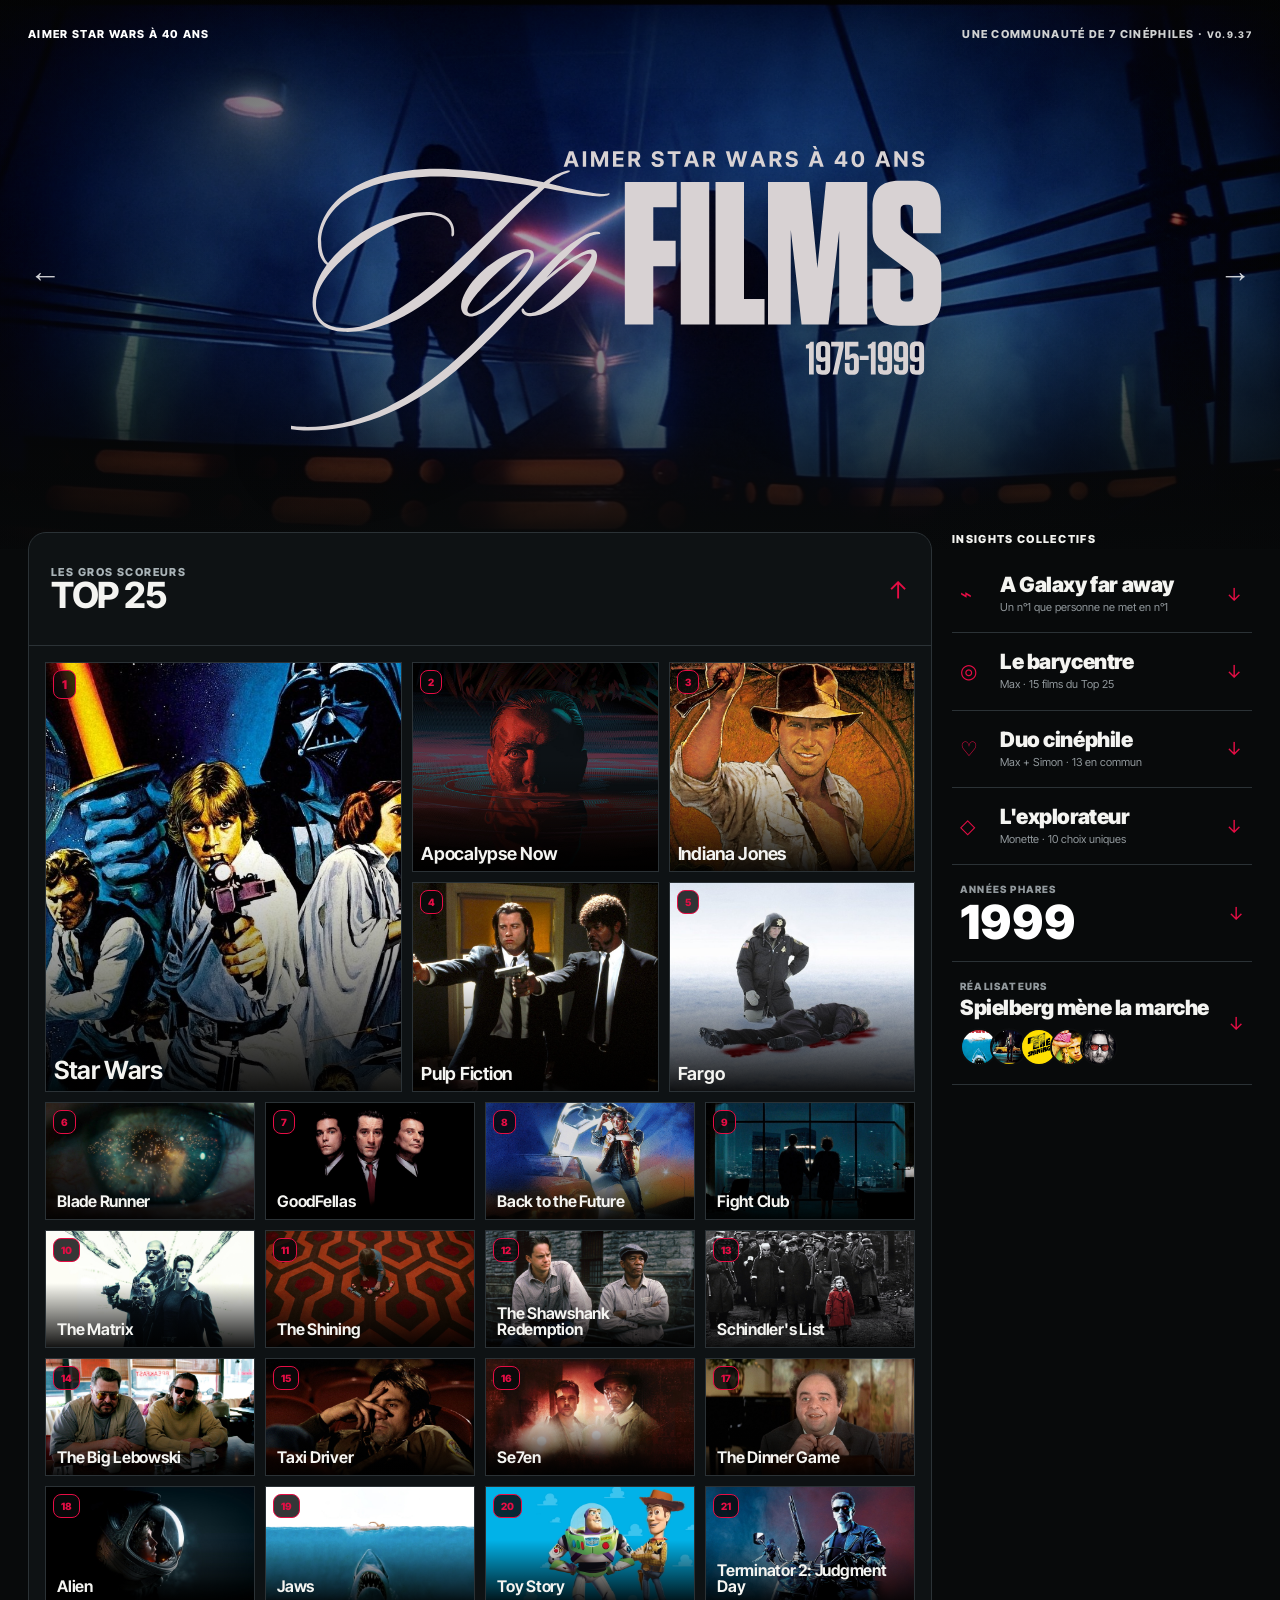
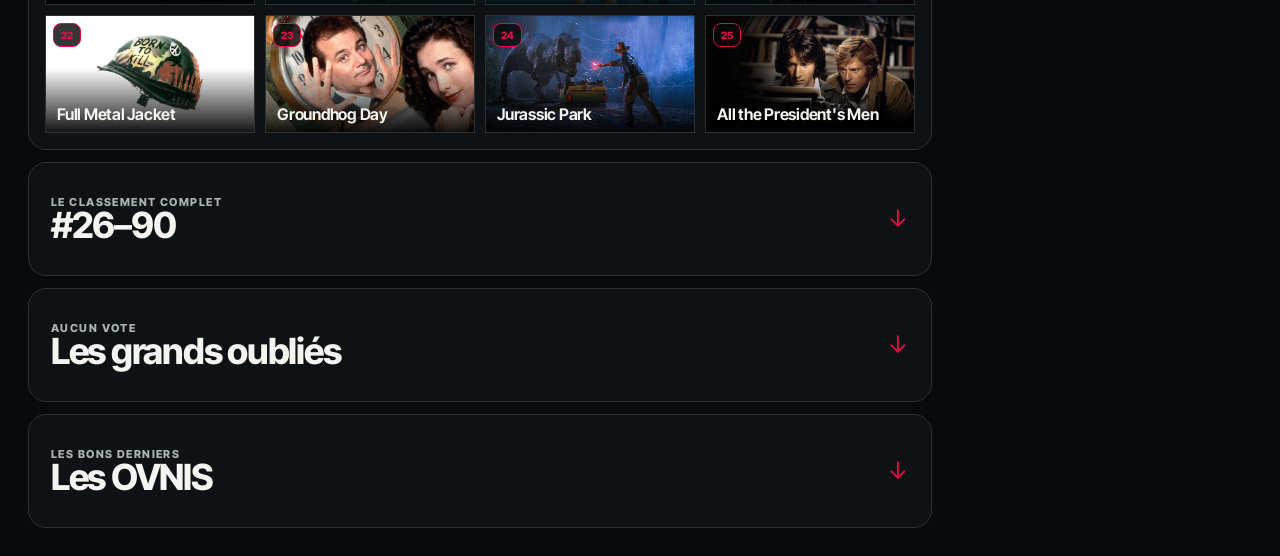
<file: 1975-1999/index.html>
<!doctype html>
<html lang="fr">
<head>
<meta charset="utf-8">
<meta name="viewport" content="width=device-width,initial-scale=1,viewport-fit=cover">
<title>Top films 1975–1999 · Aimer Star Wars à 40 ans</title>
<link rel="icon" href="../favicon.svg" type="image/svg+xml">
<link rel="preload" href="../assets/cinema-hero-1975-1999.jpg" as="image">
<link rel="preload" href="../assets/inter-tight-latin.woff2" as="font" type="font/woff2" crossorigin>
<style>
@font-face{font-family:InterTight;src:url('../assets/inter-tight-latin.woff2') format('woff2');font-weight:100 900;font-style:normal;font-display:swap}
:root{--bg:#080a0b;--panel:#0e1214;--line:#2b3236;--txt:#f4f4f1;--mut:#92999d;--red:#e60d45}
*{box-sizing:border-box}
html{background:var(--bg)}
body{margin:0;background:var(--bg);color:var(--txt);font-family:InterTight,Inter,Arial,sans-serif;overflow-x:hidden}
button,a{font:inherit}

/* HERO 1975–1999 */
.hero{height:min(61vh,650px);min-height:480px;position:relative;overflow:hidden;isolation:isolate;background:#090a0b;touch-action:pan-y;will-change:transform}
.hero-bg{position:absolute;top:-4%;left:-4%;width:108%;height:108%;object-fit:cover;object-position:center 46%;filter:saturate(.82) contrast(1.07) brightness(.76);transform:scale(.94);z-index:-3;pointer-events:none}
.hero:before{content:"";position:absolute;inset:0;z-index:-2;background:linear-gradient(90deg,rgba(5,6,7,.46),transparent 35%,transparent 65%,rgba(5,6,7,.46)),linear-gradient(180deg,rgba(5,6,7,.46),transparent 34%,rgba(8,10,11,.12) 55%,#080a0b 100%)}
.hero-nav{max-width:1450px;margin:auto;padding:27px 28px;display:flex;justify-content:space-between;gap:24px;color:#fff;font-size:11px;font-weight:800;letter-spacing:.12em;text-transform:uppercase;position:relative;z-index:4}
.hero-nav span:last-child{color:#d0d2d2}
.hero-title{position:absolute;inset:17% 28px 8%;display:grid;place-items:center;pointer-events:none;z-index:2}
.hero-title h1{margin:0;text-align:center;font-weight:900;letter-spacing:-.055em;line-height:.78;text-transform:uppercase;text-shadow:0 12px 34px rgba(0,0,0,.55)}
.hero-title-line{display:block;font-size:clamp(46px,7.3vw,104px)}
.hero-title em{display:block;color:var(--red);font-style:normal;font-size:clamp(62px,10.5vw,150px);letter-spacing:-.07em}
.hero-top-three{display:flex;justify-content:center;gap:0;margin:20px auto 0;height:58px}
.hero-medallion{width:54px;height:54px;border-radius:50%;overflow:hidden;border:2px solid rgba(255,255,255,.9);margin-left:-9px;box-shadow:0 8px 22px rgba(0,0,0,.45)}
.hero-medallion:first-child{margin-left:0}.hero-medallion img{width:100%;height:100%;object-fit:cover}
.era-nav{position:absolute;inset:0;z-index:12;pointer-events:none}
.era-arrow{position:absolute;top:50%;transform:translateY(-50%);width:58px;height:82px;display:grid;place-items:center;text-decoration:none;color:rgba(255,255,255,.78);pointer-events:auto;font-size:32px;font-weight:300}
.era-arrow.left{left:16px}.era-arrow.right{right:16px}
.era-arrow:after{content:attr(data-tip);position:absolute;top:50%;padding:8px 10px;background:rgba(8,10,11,.94);border:1px solid rgba(255,255,255,.13);font-size:11px;font-weight:750;white-space:nowrap;opacity:0;visibility:hidden;transform:translateY(-50%);transition:opacity .16s ease .7s,visibility 0s linear .86s}
.era-arrow.left:after{left:calc(100% + 7px)}.era-arrow.right:after{right:calc(100% + 7px)}
.era-arrow:hover{color:#fff}.era-arrow:hover:after,.era-arrow:focus-visible:after{opacity:1;visibility:visible;transition-delay:.7s}
.hero.is-era-dragging{transition:none!important}.hero.is-era-settling{transition:transform .22s cubic-bezier(.2,.75,.25,1)!important}

.shell{max-width:1450px;margin:-54px auto 0;padding:28px;position:relative;z-index:2}
.layout{display:grid;grid-template-columns:minmax(0,1fr) 300px;gap:22px;align-items:start}
.stack{display:grid;gap:12px}
.section{position:relative;border:1px solid var(--line);border-radius:18px;background:var(--panel);overflow:hidden}
.section-head{width:100%;min-height:106px;border:0;background:transparent;color:inherit;padding:23px;display:flex;justify-content:space-between;align-items:center;text-align:left;cursor:pointer}
.section-head small{display:block;color:var(--mut);font-size:10px;font-weight:800;letter-spacing:.12em;text-transform:uppercase;margin-bottom:7px}
.section-head strong{font-size:36px;line-height:.95;letter-spacing:-.035em}.section-head i{font-style:normal;color:var(--red);font-size:23px;transition:transform .25s}.section.open .section-head i{transform:rotate(180deg)}
.section-body{display:none;border-top:1px solid var(--line);padding:16px}.section.open .section-body{display:block}

/* Match 2000–2024 Top 25 card language */
.top5{display:grid;grid-template-columns:1.45fr 1fr 1fr;grid-auto-rows:210px;gap:10px;margin-bottom:10px}
.top5 .tile{aspect-ratio:auto;min-height:0}.top5 .tile:first-child{grid-row:span 2}.top5 .tile:nth-child(n+2){min-height:210px}
.grid{display:grid;grid-template-columns:repeat(5,minmax(0,1fr));gap:9px}.grid.compact{grid-template-columns:repeat(9,minmax(0,1fr))}
.tile{position:relative;border:1px solid var(--line);border-radius:12px;background:#151a1d;aspect-ratio:2/3;overflow:hidden;padding:0;color:inherit;cursor:pointer;text-align:left}
.tile img{width:100%;height:100%;object-fit:cover;display:block;transition:transform .22s ease}.tile:after{content:"";position:absolute;inset:45% 0 0;background:linear-gradient(transparent,rgba(0,0,0,.92))}
.rank{position:absolute;z-index:2;top:7px;left:7px;border:1px solid var(--red);border-radius:8px;color:var(--red);background:rgba(8,10,11,.82);padding:5px 7px;font-size:10px;font-weight:850}
.name{position:absolute;z-index:2;left:8px;right:8px;bottom:8px;font-weight:650;font-size:15px;line-height:1;letter-spacing:-.015em}.top5 .name{font-size:18px}.top5 .tile:first-child .name{font-size:25px}.top5 .tile:first-child .rank{font-size:12px;padding:6px 8px}
.hover{position:absolute;z-index:3;inset:0;padding:10px;display:flex;flex-direction:column;justify-content:flex-end;background:linear-gradient(transparent,rgba(0,0,0,.96));opacity:0;transition:.16s;font-size:10px}.tile:hover .hover{opacity:1}.hover b{color:var(--red)}

.sidebar{position:sticky;top:18px}.sidebar-title{font-size:11px;font-weight:850;letter-spacing:.12em;text-transform:uppercase;margin:0 0 10px}.insight,.year-card,.directors{border-bottom:1px solid var(--line)}
.side-toggle{width:100%;border:0;background:transparent;color:inherit;padding:18px 8px;display:grid;grid-template-columns:30px minmax(0,1fr) 18px;gap:10px;align-items:center;text-align:left;cursor:pointer;transition:background .18s,box-shadow .18s}.side-toggle:hover,.side-toggle:focus-visible{background:rgba(230,13,69,.08);box-shadow:inset 2px 0 0 var(--red)}
.side-icon{color:var(--red);font-size:20px}.side-title{display:block;font-size:21px;line-height:1;font-weight:900;letter-spacing:-.02em}.side-sub{display:block;color:var(--mut);font-size:11px;margin-top:5px;line-height:1.3}.side-arrow{color:var(--red);font-size:18px}.side-detail{display:none;padding:0 8px 18px 48px}.insight.open .side-detail,.year-card.open .side-detail,.directors.open .side-detail{display:block}
.side-detail ul{list-style:none;padding:0;margin:0;display:grid;gap:12px}.side-detail li{position:relative;color:#c7cccf;font-size:12px;line-height:1.45;padding-left:14px}.side-detail li:before{content:"";position:absolute;left:0;top:.58em;width:5px;height:5px;border-radius:50%;background:var(--red)}
.year-card .side-toggle,.directors .side-toggle{grid-template-columns:1fr auto}.kicker{display:block;color:var(--mut);font-size:10px;font-weight:850;letter-spacing:.12em;text-transform:uppercase}.year{display:block;color:#fff;font-size:47px;font-weight:950;line-height:.9;margin-top:6px}.chart{height:90px;display:flex;align-items:flex-end;gap:3px;margin:12px 0 16px}.bar{flex:1;min-width:2px;height:calc(var(--v)*10%);background:#3a4348;transition:.18s;position:relative}.bar:hover,.bar.hot{background:var(--red)}.bar:after{content:attr(data-y);position:absolute;bottom:calc(100% + 6px);left:50%;transform:translateX(-50%);font-size:9px;color:#fff;opacity:0}.bar:hover:after{opacity:1}.year-links{display:grid;grid-template-columns:1fr 1fr;gap:6px}.year-links span{border:1px solid var(--line);padding:8px;font-size:10px;color:#b9c0c3}.faces{display:flex;align-items:center;margin-top:10px}.face{width:38px;height:38px;border-radius:50%;overflow:hidden;border:2px solid #0b0d0e;margin-left:-8px}.face:first-child{margin-left:0}.face img{width:100%;height:100%;object-fit:cover}.director-list{display:grid;gap:13px;color:#c7cccf;font-size:11px}.director-list b{display:block;color:#fff;font-size:13px;margin-bottom:3px}
.ghosts{display:grid;grid-template-columns:repeat(5,1fr);gap:9px}.ghost{position:relative;border:1px solid var(--line);border-radius:12px;aspect-ratio:2/3;overflow:hidden;padding:0;background:#101416;color:#fff;cursor:pointer}.ghost img{width:100%;height:100%;object-fit:cover}.ghost span{position:absolute;left:0;right:0;bottom:0;padding:45px 11px 11px;background:linear-gradient(transparent,rgba(0,0,0,.93));font-weight:850;text-align:left}

.modalbg{position:fixed;inset:0;z-index:50;background:rgba(0,0,0,.78);display:none;align-items:center;justify-content:center;padding:20px}.modalbg.open{display:flex}.modal{position:relative;width:min(760px,100%);max-height:86vh;overflow:auto;border:1px solid #3a454b;border-radius:14px;background:#111517;padding:20px;touch-action:pan-y;will-change:transform,opacity}.modal.is-dragging{transition:none!important}.modal-layout{display:grid;grid-template-columns:120px 1fr;gap:18px}.modal-thumb{aspect-ratio:2/3;overflow:hidden;border-radius:8px}.modal-thumb img{width:100%;height:100%;object-fit:cover}.modal h2{font-size:38px;line-height:.93;margin:7px 0 10px}.modal-rank{color:var(--red);font-size:11px;font-weight:850;text-transform:uppercase;letter-spacing:.08em}.stats{display:flex;gap:12px;flex-wrap:wrap;color:#c4c9cc;font-size:12px}.close{position:absolute;right:12px;top:10px;border:0;background:none;color:#fff;font-size:25px;cursor:pointer;z-index:4}.modal-nav{position:fixed;top:50%;transform:translateY(-50%);border:0;background:rgba(12,15,17,.8);color:#fff;width:46px;height:64px;font-size:26px;cursor:pointer}.modal-prev{left:16px}.modal-next{right:16px}
@view-transition{navigation:auto}
::view-transition-old(root){animation:180ms ease both oldpage}::view-transition-new(root){animation:240ms cubic-bezier(.16,1,.3,1) both newpage}@keyframes oldpage{to{opacity:.82;transform:translateX(-2%)}}@keyframes newpage{from{opacity:.82;transform:translateX(2%)}}

@media(max-width:1000px){.layout{grid-template-columns:1fr}.sidebar{position:relative;top:auto}.hero-bg{top:-3%;left:-3%;width:106%;height:106%;transform:scale(.95)}}
@media(max-width:700px){.hero{min-height:520px;height:66vh}.hero-nav{padding:20px 16px;font-size:9px}.hero-title{inset:17% 14px 8%}.hero-title-line{font-size:clamp(42px,12vw,68px)}.hero-title em{font-size:clamp(56px,17vw,98px)}.hero-top-three{margin-top:14px;height:49px}.hero-medallion{width:46px;height:46px}.era-arrow{width:44px}.era-arrow.left{left:5px}.era-arrow.right{right:5px}.era-arrow:after{display:none}.shell{padding:14px;margin-top:-45px}.top5{grid-template-columns:1fr 1fr;grid-auto-rows:180px}.top5 .tile:first-child{grid-column:1/-1;grid-row:span 2;min-height:360px}.top5 .tile:nth-child(n+2){min-height:180px}.grid{grid-template-columns:repeat(3,minmax(0,1fr));gap:8px}.grid.compact{grid-template-columns:repeat(3,1fr)}.ghosts{grid-template-columns:repeat(2,1fr)}.modal-layout{grid-template-columns:86px 1fr}.modal h2{font-size:28px}.modal-nav{display:none}}
@media(max-width:540px){.hero-bg{top:-2%;left:-2%;width:104%;height:104%;object-position:center 42%;transform:scale(.97)}.grid{grid-template-columns:repeat(3,minmax(0,1fr))}.name{font-size:13px}.top5 .name{font-size:16px}.top5 .tile:first-child .name{font-size:23px}}
@media(prefers-reduced-motion:reduce){*{scroll-behavior:auto!important}.hero,.modal{transition:none!important}}

/* v0.9.37 canonical 1975–1999 hero artwork — native SVG asset */
.hero-title{inset:17% 28px 8%!important}
.hero-title h1{position:relative!important;top:-18px!important;width:min(54.6vw,728px)!important;max-width:100%!important;aspect-ratio:16/9!important;margin:0!important;background:url('../assets/header-title-1975-1999.svg') center/contain no-repeat center/contain no-repeat!important;font-size:0!important;line-height:0!important;text-shadow:none!important;filter:drop-shadow(0 18px 36px rgba(0,0,0,.58))!important}
.hero-title h1>span,.hero-title h1>em{opacity:0!important;pointer-events:none!important}
.hero-top-three{display:none!important}
.hero-bg{top:-4%!important;left:-4%!important;width:108%!important;height:108%!important;object-fit:cover!important;object-position:center 46%!important;transform:scale(.94)!important}
#top25{grid-template-columns:repeat(4,minmax(0,1fr))!important;gap:10px!important}
#top25 .tile{aspect-ratio:16/9!important;border-radius:0!important;min-height:0!important}
#top5 .tile{border-radius:0!important}
#top25 .tile img,#top5 .tile img{object-fit:cover!important}
#top25 .name{font-size:16px!important;left:11px!important;right:11px!important;bottom:10px!important}
@media(max-width:1000px){#top25{grid-template-columns:repeat(3,minmax(0,1fr))!important}.hero-title h1{width:min(64vw,546px)!important}}
@media(max-width:700px){.hero-title{inset:17% 14px 8%!important}.hero-title h1{width:72.8vw!important;top:-8px!important}#top25{grid-template-columns:repeat(2,minmax(0,1fr))!important;gap:8px!important}#top25 .tile{aspect-ratio:16/10!important}#top25 .name{font-size:14px!important}}


/* v0.9.37 — make the approved SVG the actual visible hero title */
.hero-logo{
  position:absolute!important;
  inset:17% 28px 8%!important;
  display:grid!important;
  place-items:center!important;
  pointer-events:none!important;
  z-index:3!important;
}
.hero-logo>img{display:none!important}
.hero-logo::before{
  content:"";
  display:block;
  width:min(54.6vw,728px);
  max-width:100%;
  aspect-ratio:1320/580;
  background:url('../assets/header-title-1975-1999.svg') center/contain no-repeat;
  filter:drop-shadow(0 18px 36px rgba(0,0,0,.58));
}
@media(max-width:1000px){
  .hero-logo::before{width:min(64vw,546px)}
}
@media(max-width:700px){
  .hero-logo{inset:17% 14px 8%!important}
  .hero-logo::before{width:72.8vw}
}


/* v0.9.37 canonical 1975–1999 hero artwork — native SVG asset */
.hero-title{inset:17% 28px 8%!important}
.hero-title h1{position:relative!important;top:-18px!important;width:min(54.6vw,728px)!important;max-width:100%!important;aspect-ratio:1320/580!important;margin:0!important;background:url('[data-uri]') center/contain no-repeat!important;font-size:0!important;line-height:0!important;text-shadow:none!important;filter:drop-shadow(0 18px 36px rgba(0,0,0,.58))!important}
.hero-title h1>span,.hero-title h1>em{opacity:0!important;pointer-events:none!important}
.hero-top-three{display:none!important}
.hero-bg{top:-4%!important;left:-4%!important;width:108%!important;height:108%!important;object-fit:cover!important;object-position:center 46%!important;transform:scale(.94)!important}
#top25{grid-template-columns:repeat(4,minmax(0,1fr))!important;gap:10px!important}
#top25 .tile{aspect-ratio:16/9!important;border-radius:0!important;min-height:0!important}
#top5 .tile{border-radius:0!important}
#top25 .tile img,#top5 .tile img{object-fit:cover!important}
#top25 .name{font-size:16px!important;left:11px!important;right:11px!important;bottom:10px!important}
@media(max-width:1000px){#top25{grid-template-columns:repeat(3,minmax(0,1fr))!important}.hero-title h1{width:min(64vw,546px)!important}}
@media(max-width:700px){.hero-title{inset:17% 14px 8%!important}.hero-title h1{width:72.8vw!important;top:-8px!important}#top25{grid-template-columns:repeat(2,minmax(0,1fr))!important;gap:8px!important}#top25 .tile{aspect-ratio:16/10!important}#top25 .name{font-size:14px!important}}

</style>
<link rel="stylesheet" href="../assets/1975-mobile-v095.css?v=0.9.35">
<link rel="stylesheet" href="../assets/era-environment.css">
</head>
<body data-era="1975">
<header class="hero" id="eraHero">
  <img class="hero-bg" src="../assets/cinema-hero-1975-1999.jpg" alt="" aria-hidden="true">
  <div class="hero-nav"><span>Aimer Star Wars à 40 ans</span><span>Une communauté de 7 cinéphiles · <small>v0.9.37</small></span></div>
  <div class="hero-title">
    <h1><span class="hero-title-line">Top films</span><em>1975–1999</em><span class="hero-top-three" id="heroTopThree" aria-label="Les trois premiers films"></span></h1>
  </div>
  <nav class="era-nav" aria-label="Navigation entre les classements"><a class="era-arrow left" href="../" data-tip="Top films 2000–2024" aria-label="Top films 2000–2024">←</a><a class="era-arrow right" href="../" data-tip="Top films 2000–2024" aria-label="Top films 2000–2024">→</a></nav>
</header>
<div class="shell"><div class="layout"><main><div class="stack">
<section class="section open"><button class="section-head"><span><small>Les gros scoreurs</small><strong>TOP 25</strong></span><i>↓</i></button><div class="section-body"><div class="top5" id="top5"></div><div class="grid" id="top25"></div></div></section>
<section class="section"><button class="section-head"><span><small>Le classement complet</small><strong>#26–90</strong></span><i>↓</i></button><div class="section-body"><div class="grid compact" id="full"></div></div></section>
<section class="section"><button class="section-head"><span><small>Aucun vote</small><strong>Les grands oubliés</strong></span><i>↓</i></button><div class="section-body"><div class="ghosts" id="ghosts"></div></div></section>
<section class="section"><button class="section-head"><span><small>Les bons derniers</small><strong>Les OVNIS</strong></span><i>↓</i></button><div class="section-body"><div class="grid" id="bottom"></div></div></section>
</div></main>
<aside class="sidebar"><div class="sidebar-title">Insights collectifs</div>
<div class="insight"><button class="side-toggle"><span class="side-icon">⌁</span><span><b class="side-title">A Galaxy far away</b><span class="side-sub">Un n°1 que personne ne met en n°1</span></span><span class="side-arrow">↓</span></button><div class="side-detail"><ul><li>Star Wars termine #1 collectivement sans être le #1 de personne.</li><li>6 cinéphiles sur 7 le choisissent.</li><li>Son meilleur rang individuel est #2.</li></ul></div></div>
<div class="insight"><button class="side-toggle"><span class="side-icon">◎</span><span><b class="side-title">Le barycentre</b><span class="side-sub">Max · 15 films du Top 25</span></span><span class="side-arrow">↓</span></button><div class="side-detail"><ul><li>Max est le centre de gravité du groupe.</li><li>15 de ses 25 choix figurent dans le Top 25 collectif.</li><li>Simon suit avec 14.</li></ul></div></div>
<div class="insight"><button class="side-toggle"><span class="side-icon">♡</span><span><b class="side-title">Duo cinéphile</b><span class="side-sub">Max + Simon · 13 en commun</span></span><span class="side-arrow">↓</span></button><div class="side-detail"><ul><li>Max + Simon partagent 13 films ou franchises.</li><li>Max + Monette et Garci + Simon en partagent 11.</li><li>C’est le duo le plus proche du canon collectif.</li></ul></div></div>
<div class="insight"><button class="side-toggle"><span class="side-icon">◇</span><span><b class="side-title">L'explorateur</b><span class="side-sub">Monette · 10 choix uniques</span></span><span class="side-arrow">↓</span></button><div class="side-detail"><ul><li>Monette compte 10 choix uniques.</li><li>Beverly Hills Cop : seul vote, classé #1.</li><li>Titanic ne compte lui aussi qu’un seul vote.</li></ul></div></div>
<div class="year-card"><button class="side-toggle"><span><span class="kicker">Années phares</span><b class="year">1999</b></span><span class="side-arrow">↓</span></button><div class="side-detail" style="padding-left:8px"><div style="display:flex;justify-content:space-between;font-size:12px"><b>1990–1999</b><b style="color:var(--red)">57%</b></div><div class="chart" id="chart"></div><div class="year-links"><span>1995 · 1998<br>8 films</span><span>1999<br>Fight Club · Matrix</span><span>1975 · 76 · 79 · 80 · 82</span><span>1978<br>aucun film</span></div></div></div>
<div class="directors"><button class="side-toggle"><span><span class="kicker">Réalisateurs</span><b class="side-title" style="margin-top:5px">Spielberg mène la marche</b><span class="faces"><span class="face"><img src="../assets/posters/1975-1999/jaws.jpg" alt=""></span><span class="face"><img src="../assets/posters/1975-1999/taxi-driver.jpg" alt=""></span><span class="face"><img src="../assets/posters/1975-1999/the-shining.jpg" alt=""></span><span class="face"><img src="../assets/posters/1975-1999/fight-club.jpg" alt=""></span><span class="face"><img src="../assets/posters/1975-1999/the-big-lebowski.jpg" alt=""></span></span></span><span class="side-arrow">↓</span></button><div class="side-detail" style="padding-left:8px"><div class="director-list"><div><b>Steven Spielberg</b>Jaws · E.T. · Schindler's List · Jurassic Park · Saving Private Ryan · Indiana Jones</div><div><b>Martin Scorsese</b>GoodFellas · Taxi Driver · Raging Bull · Casino</div><div><b>Stanley Kubrick</b>The Shining · Full Metal Jacket · Barry Lyndon · Eyes Wide Shut</div><div><b>David Fincher</b>Fight Club · Se7en · The Game</div><div><b>Frères Coen</b>Fargo · The Big Lebowski</div><div><b>Akira Kurosawa</b>Ran · Kagemusha</div></div></div></div>
</aside></div></div>
<div class="modalbg" id="mb"><div class="modal" id="modal"><button class="close" type="button" aria-label="Fermer">×</button><button class="modal-nav modal-prev" type="button" aria-label="Film précédent">‹</button><button class="modal-nav modal-next" type="button" aria-label="Film suivant">›</button><div class="modal-layout"><div class="modal-thumb" id="thumb"></div><div><div class="modal-rank" id="mr"></div><h2 id="mt"></h2><div class="stats" id="stats"></div></div></div></div></div>
<script src="../scripts/backdrops-1975-1999.js"></script>
<script>
const F=[[1,"Star Wars",131,"6/7","#2","star-wars"],[2,"Apocalypse Now",91,"4/7","#1","apocalypse-now"],[3,"Indiana Jones",84,"5/7","#3","indiana-jones"],[4,"Pulp Fiction",80,"5/7","#3","pulp-fiction"],[5,"Fargo",67,"5/7","#4","fargo"],[6,"Blade Runner",62,"4/7","#1","blade-runner"],[7,"GoodFellas",60,"4/7","#2","goodfellas"],[8,"Back to the Future",55,"3/7","#2","back-to-the-future"],[9,"Fight Club",55,"3/7","#2","fight-club"],[10,"The Matrix",49,"4/7","#5","the-matrix"],[11,"The Shining",49,"3/7","#8","the-shining"],[12,"The Shawshank Redemption",48,"3/7","#1","the-shawshank-redemption"],[13,"Schindler's List",47,"5/7","#13","schindlers-list"],[14,"The Big Lebowski",44,"3/7","#4","the-big-lebowski"],[15,"Taxi Driver",44,"2/7","#1","taxi-driver"],[16,"Se7en",43,"3/7","#1","se7en"],[17,"The Dinner Game",40,"3/7","#7","the-dinner-game"],[18,"Alien",39,"3/7","#4","alien"],[19,"Jaws",37,"4/7","#5","jaws"],[20,"Toy Story",36,"3/7","#8","toy-story"],[21,"Terminator 2: Judgment Day",35,"3/7","#12","terminator-2"],[22,"Full Metal Jacket",33,"2/7","#8","full-metal-jacket"],[23,"Groundhog Day",32,"2/7","#7","groundhog-day"],[24,"Jurassic Park",31,"3/7","#13","jurassic-park"],[25,"All the President's Men",28,"2/7","#2","all-the-presidents-men"],[26,"Heat",27,"2/7","#6","heat"],[27,"Princess Mononoke",25,"2/7","#7","princess-mononoke"],[28,"Léon: The Professional",25,"2/7","#12","leon-the-professional"],[29,"Beverly Hills Cop",25,"1/7","#1","beverly-hills-cop"],[30,"One Flew Over the Cuckoo's Nest",25,"1/7","#1","one-flew-over-the-cuckoos-nest"],[31,"Trainspotting",24,"3/7","#9","trainspotting"],[32,"E.T. the Extra-Terrestrial",24,"2/7","#7","et-the-extra-terrestrial"],[33,"Jesus of Nazareth",24,"1/7","#2","jesus-of-nazareth"],[34,"The Sacrifice",24,"1/7","#2","the-sacrifice"],[35,"Forrest Gump",23,"2/7","#13","forrest-gump"],[36,"In the Mood for Love",23,"1/7","#3","in-the-mood-for-love"],[37,"La Haine",22,"3/7","#17","la-haine"],[38,"Manhattan",22,"1/7","#4","manhattan"],[39,"Ran",22,"1/7","#4","ran"],[40,"Akira",21,"3/7","#9","akira"],[41,"The Silence of the Lambs",21,"3/7","#17","the-silence-of-the-lambs"],[42,"Dead Poets Society",21,"1/7","#5","dead-poets-society"],[43,"Kagemusha",21,"1/7","#5","kagemusha"],[44,"The Thin Red Line",20,"3/7","#9","the-thin-red-line"],[45,"Titanic",20,"1/7","#6","titanic"],[46,"Das Boot",19,"1/7","#7","das-boot"],[47,"Scarface",19,"1/7","#7","scarface"],[48,"Barry Lyndon",18,"1/7","#8","barry-lyndon"],[49,"The Cook, the Thief, His Wife & Her Lover",18,"1/7","#8","the-cook-the-thief-his-wife-and-her-lover"],[50,"Tombstone",18,"1/7","#8","tombstone"],[51,"The Big Chill",17,"1/7","#9","the-big-chill"],[52,"The Usual Suspects",17,"1/7","#9","the-usual-suspects"],[53,"The Nightmare Before Christmas",16,"3/7","#19","the-nightmare-before-christmas"],[54,"Misery",16,"1/7","#10","misery"],[55,"Raging Bull",16,"1/7","#10","raging-bull"],[56,"The Breakfast Club",16,"1/7","#10","the-breakfast-club"],[57,"Eyes Wide Shut",15,"1/7","#11","eyes-wide-shut"],[58,"Planes, Trains and Automobiles",15,"1/7","#11","planes-trains-and-automobiles"],[59,"The Killer",15,"1/7","#11","the-killer"],[60,"Saving Private Ryan",14,"2/7","#15","saving-private-ryan"],[61,"Die Hard",14,"2/7","#18","die-hard"],[62,"Cinema Paradiso",14,"1/7","#12","cinema-paradiso"],[63,"The Fifth Element",14,"1/7","#12","the-fifth-element"],[64,"Man Bites Dog",13,"1/7","#13","man-bites-dog"],[65,"Amadeus",12,"1/7","#14","amadeus"],[66,"Delicatessen",12,"1/7","#14","delicatessen"],[67,"Europa",12,"1/7","#14","europa"],[68,"Good Morning, Vietnam",12,"1/7","#14","good-morning-vietnam"],[69,"My Neighbor Totoro",12,"1/7","#14","my-neighbor-totoro"],[70,"Good Will Hunting",11,"2/7","#17","good-will-hunting"],[71,"Casino",11,"2/7","#18","casino"],[72,"Reservoir Dogs",11,"1/7","#15","reservoir-dogs"],[73,"Being John Malkovich",10,"1/7","#16","being-john-malkovich"],[74,"Gattaca",10,"1/7","#16","gattaca"],[75,"Ghost in the Shell",10,"1/7","#16","ghost-in-the-shell"],[76,"Unforgiven",10,"1/7","#16","unforgiven"],[77,"Once Upon a Time in America",9,"1/7","#17","once-upon-a-time-in-america"],[78,"Rushmore",8,"3/7","#22","rushmore"],[79,"The Blair Witch Project",7,"1/7","#19","the-blair-witch-project"],[80,"Ferris Bueller's Day Off",6,"1/7","#20","ferris-buellers-day-off"],[81,"Hook",6,"1/7","#20","hook"],[82,"Taxi",5,"1/7","#21","taxi-1998"],[83,"Thelma & Louise",5,"1/7","#21","thelma-and-louise"],[84,"Boogie Nights",3,"1/7","#23","boogie-nights"],[85,"The Truman Show",3,"1/7","#23","the-truman-show"],[86,"Ghostbusters",2,"1/7","#24","ghostbusters"],[87,"Run Lola Run",2,"1/7","#24","run-lola-run"],[88,"Dances with Wolves",1,"1/7","#25","dances-with-wolves"],[89,"The Game",1,"1/7","#25","the-game"],[90,"Underground",1,"1/7","#25","underground"]];
const ghosts=[["Blue Velvet","blue-velvet"],["The Deer Hunter","the-deer-hunter"],["Network","network"],["Brazil","brazil"],["Do the Right Thing","do-the-right-thing"],["The Thing","the-thing"],["Before Sunrise","before-sunrise"]];
const poster=f=>`../assets/posters/1975-1999/${f[5]}.jpg`;
const backdrop=f=>f[0]<=25&&filmBackdrops[String(f[0])]?`../${filmBackdrops[String(f[0])]}`:poster(f);
function tile(f){return `<button class="tile" data-r="${f[0]}"><img src="${backdrop(f)}" alt="Image de ${f[1]}" loading="${f[0]<=25?'eager':'lazy'}" decoding="async"><span class="rank">${f[0]}</span><span class="name">${f[1]}</span><span class="hover"><b>${f[2]} pts</b><span>${f[3]} votes · Best rank ${f[4]}</span></span></button>`}
document.querySelector('#top5').innerHTML=F.slice(0,5).map(tile).join('');
document.querySelector('#top25').innerHTML=F.slice(5,25).map(tile).join('');
document.querySelector('#full').innerHTML=F.slice(25).map(tile).join('');
document.querySelector('#bottom').innerHTML=F.slice(-10).map(tile).join('');
document.querySelector('#ghosts').innerHTML=ghosts.map((g,i)=>`<button class="ghost" data-g="${i}"><img src="../assets/grands-oublies/1975-1999/${g[1]}.jpg" alt="Affiche de ${g[0]}" loading="lazy"><span>${g[0]}</span></button>`).join('');
document.querySelector('#heroTopThree').innerHTML=F.slice(0,3).map(f=>`<span class="hero-medallion"><img src="${poster(f)}" alt="#${f[0]} ${f[1]}"></span>`).join('');
const years=[3,2,2,0,3,3,2,2,2,4,3,2,3,4,3,3,6,3,5,4,8,2,7,8,5];document.querySelector('#chart').innerHTML=years.map((v,i)=>`<span class="bar ${1975+i===1999?'hot':''}" style="--v:${v}" data-y="${1975+i}"></span>`).join('');
document.querySelectorAll('.section-head').forEach(b=>b.onclick=()=>b.closest('.section').classList.toggle('open'));document.querySelectorAll('.side-toggle').forEach(b=>b.onclick=()=>b.parentElement.classList.toggle('open'));

const mb=document.querySelector('#mb'),modal=document.querySelector('#modal'),thumb=document.querySelector('#thumb'),mr=document.querySelector('#mr'),mt=document.querySelector('#mt'),stats=document.querySelector('#stats');
const reduced=matchMedia('(prefers-reduced-motion: reduce)');let current=0,navigating=false,drag=null;
function showAt(idx){current=(idx+F.length)%F.length;const f=F[current];thumb.innerHTML=`<img src="${poster(f)}" alt="Affiche de ${f[1]}">`;mr.textContent=`#${f[0]} · classement collectif`;mt.textContent=f[1];stats.innerHTML=`<span><b>${f[2]}</b> points</span><span><b>${f[3]}</b> votes</span><span>Best rank <b>${f[4]}</b></span>`;mb.classList.add('open')}
function clearModal(){modal.classList.remove('is-dragging');modal.style.removeProperty('transform');modal.style.removeProperty('opacity')}
async function navigate(step,fromX=0){if(navigating)return;navigating=true;const target=(current+step+F.length)%F.length;const next=F[target];const pre=new Image();pre.src=poster(next);await Promise.race([pre.decode?.().catch(()=>{})||Promise.resolve(),new Promise(r=>setTimeout(r,260))]);if(reduced.matches||!modal.animate){showAt(target);clearModal();navigating=false;return}const w=Math.max(300,modal.getBoundingClientRect().width),exit=step>0?-w:w,enter=step>0?w*.34:-w*.34;await modal.animate([{transform:`translate3d(${fromX}px,0,0)`,opacity:1-Math.min(.16,Math.abs(fromX)/w*.16)},{transform:`translate3d(${exit}px,0,0)`,opacity:.7}],{duration:fromX?125:150,easing:'cubic-bezier(.32,.72,0,1)',fill:'forwards'}).finished;showAt(target);await new Promise(r=>requestAnimationFrame(r));await modal.animate([{transform:`translate3d(${enter}px,0,0)`,opacity:.82},{transform:'translate3d(0,0,0)',opacity:1}],{duration:190,easing:'cubic-bezier(.16,1,.3,1)',fill:'both'}).finished;clearModal();navigating=false}
document.addEventListener('click',e=>{const t=e.target.closest('.tile');if(t)showAt(F.findIndex(f=>f[0]==t.dataset.r));const g=e.target.closest('.ghost');if(g){const x=ghosts[+g.dataset.g];thumb.innerHTML=`<img src="../assets/grands-oublies/1975-1999/${x[1]}.jpg" alt="Affiche de ${x[0]}">`;mr.textContent='Grand absent · 0/7';mt.textContent=x[0];stats.innerHTML='<span><b>0/7</b> votes</span>';mb.classList.add('open')}});
document.querySelector('.close').onclick=()=>mb.classList.remove('open');mb.onclick=e=>{if(e.target===mb)mb.classList.remove('open')};document.querySelector('.modal-prev').onclick=e=>{e.stopPropagation();navigate(-1)};document.querySelector('.modal-next').onclick=e=>{e.stopPropagation();navigate(1)};
document.addEventListener('keydown',e=>{if(!mb.classList.contains('open'))return;if(e.key==='ArrowLeft'){e.preventDefault();navigate(-1)}if(e.key==='ArrowRight'){e.preventDefault();navigate(1)}if(e.key==='Escape')mb.classList.remove('open')});
modal.addEventListener('pointerdown',e=>{if(e.pointerType==='mouse'||e.button!==0||navigating||e.target.closest('button,a'))return;drag={id:e.pointerId,x:e.clientX,y:e.clientY,dx:0,t:performance.now(),locked:false};modal.setPointerCapture?.(e.pointerId)});
modal.addEventListener('pointermove',e=>{if(!drag||drag.id!==e.pointerId)return;drag.dx=e.clientX-drag.x;const dy=e.clientY-drag.y;if(!drag.locked){if(Math.abs(drag.dx)<8&&Math.abs(dy)<8)return;if(Math.abs(dy)>Math.abs(drag.dx)*1.08){drag=null;return}drag.locked=true;modal.classList.add('is-dragging')}const w=Math.max(300,modal.getBoundingClientRect().width);modal.style.transform=`translate3d(${drag.dx}px,0,0)`;modal.style.opacity=String(1-Math.min(.16,Math.abs(drag.dx)/w*.16));e.preventDefault()},{passive:false});
function finishDrag(){if(!drag)return;const d=drag;drag=null;if(!d.locked){clearModal();return}modal.classList.remove('is-dragging');const w=Math.max(300,modal.getBoundingClientRect().width),v=d.dx/Math.max(16,performance.now()-d.t),commit=Math.abs(d.dx)>w*.18||Math.abs(v)>.55;if(commit){navigate(d.dx<0?1:-1,d.dx);return}if(reduced.matches||!modal.animate){clearModal();return}modal.animate([{transform:`translate3d(${d.dx}px,0,0)`,opacity:modal.style.opacity||1},{transform:'translate3d(0,0,0)',opacity:1}],{duration:180,easing:'cubic-bezier(.16,1,.3,1)',fill:'both'}).finished.finally(clearModal)}modal.addEventListener('pointerup',finishDrag);modal.addEventListener('pointercancel',finishDrag);

/* Direct-manipulation swipe between eras. */
const hero=document.querySelector('#eraHero');let eraDrag=null;
hero.addEventListener('pointerdown',e=>{if(e.pointerType==='mouse'||e.button!==0||e.target.closest('a,button'))return;eraDrag={id:e.pointerId,x:e.clientX,y:e.clientY,dx:0,t:performance.now(),locked:false};hero.setPointerCapture?.(e.pointerId)});
hero.addEventListener('pointermove',e=>{if(!eraDrag||eraDrag.id!==e.pointerId)return;eraDrag.dx=e.clientX-eraDrag.x;const dy=e.clientY-eraDrag.y;if(!eraDrag.locked){if(Math.abs(eraDrag.dx)<9&&Math.abs(dy)<9)return;if(Math.abs(dy)>Math.abs(eraDrag.dx)*1.05){eraDrag=null;return}eraDrag.locked=true;hero.classList.add('is-era-dragging')}hero.style.transform=`translate3d(${eraDrag.dx}px,0,0)`;e.preventDefault()},{passive:false});
function finishEra(){if(!eraDrag)return;const d=eraDrag;eraDrag=null;if(!d.locked){hero.style.removeProperty('transform');return}hero.classList.remove('is-era-dragging');const v=d.dx/Math.max(16,performance.now()-d.t),commit=Math.abs(d.dx)>innerWidth*.16||Math.abs(v)>.55;if(!commit){hero.classList.add('is-era-settling');hero.style.transform='translate3d(0,0,0)';setTimeout(()=>{hero.classList.remove('is-era-settling');hero.style.removeProperty('transform')},240);return}if(reduced.matches){location.href='../';return}const sign=d.dx<0?-1:1;hero.classList.add('is-era-settling');hero.style.transform=`translate3d(${sign*innerWidth}px,0,0)`;setTimeout(()=>location.href='../',175)}hero.addEventListener('pointerup',finishEra);hero.addEventListener('pointercancel',finishEra);
</script>
<script src="../scripts/era-environment.js"></script>
</body></html>
</file>
<file: assets/1975-mobile-v095.css>
/* ASWA40 1975–1999 v0.9.35 — mobile + cinematic Top 25 correction */

/* Backdrops belong in landscape cards, not poster-shaped boxes. */
#topRest .tile{
  aspect-ratio:16/9;
}
#topRest{
  grid-template-columns:repeat(4,minmax(0,1fr));
  gap:10px;
}

@media(max-width:850px){
  #topRest{
    grid-template-columns:repeat(3,minmax(0,1fr));
  }
}

@media(max-width:700px){
  /* Restore the approved mobile crop instead of inheriting desktop !important rules. */
  .hero-bg{
    top:-2%!important;
    left:-2%!important;
    width:104%!important;
    height:104%!important;
    object-fit:cover!important;
    object-position:center 42%!important;
    transform:scale(.97)!important;
  }

  /* The supplied SVG needs its own mobile scale; desktop 54.6vw was making it undersized/off-centre. */
  .hero-title{
    inset:17% 14px 8%!important;
    place-items:center!important;
  }
  .hero-title h1{
    width:72.8vw!important;
    max-width:520px!important;
    top:-6px!important;
    margin-inline:auto!important;
  }

  /* Top 5: use the backdrop as a backdrop. #1 becomes a true wide hero card. */
  .top5{
    grid-template-columns:repeat(2,minmax(0,1fr))!important;
    grid-auto-rows:auto!important;
    gap:8px!important;
  }
  .top5 .tile{
    min-height:0!important;
    aspect-ratio:16/9!important;
  }
  .top5 .tile:first-child{
    grid-column:1/-1!important;
    grid-row:auto!important;
    min-height:0!important;
    aspect-ratio:16/9!important;
  }
  .top5 .tile:nth-child(n+2){
    min-height:0!important;
    aspect-ratio:16/10!important;
  }

  /* #6–25: wider cinematic cards instead of 3 narrow poster slots. */
  #topRest{
    grid-template-columns:repeat(2,minmax(0,1fr))!important;
    gap:8px!important;
  }
  #topRest .tile{
    aspect-ratio:16/9!important;
  }
  #topRest .name{
    font-size:12px!important;
  }

  /* Keep the detail card compact and visually detached from the page beneath it. */
  .modalbg{
    padding:16px!important;
    background:rgba(0,0,0,.82)!important;
    backdrop-filter:blur(2px);
  }
  .modal{
    width:min(100%,620px)!important;
    max-height:78svh!important;
    padding:18px!important;
    border-radius:16px!important;
    overflow:auto!important;
  }
  .modal-layout{
    grid-template-columns:82px minmax(0,1fr)!important;
    gap:14px!important;
    align-items:start!important;
  }
  .modal-thumb{
    width:82px!important;
    border-radius:9px!important;
  }
  .modal h2{
    font-size:28px!important;
    line-height:.95!important;
    margin:8px 42px 10px 0!important;
  }
  .stats{
    gap:8px!important;
  }
  .close{
    right:10px!important;
    top:9px!important;
  }
}

@media(max-width:420px){
  .hero-title h1{
    width:76vw!important;
  }
  .top5 .tile:nth-child(n+2){
    aspect-ratio:16/11!important;
  }
  .modal{
    padding:16px!important;
  }
  .modal-layout{
    grid-template-columns:76px minmax(0,1fr)!important;
    gap:12px!important;
  }
  .modal-thumb{
    width:76px!important;
  }
  .modal h2{
    font-size:25px!important;
  }
}
</file>
<file: assets/era-environment.css>
/* Shared 1975–1999 / 2000–2024 environment */
@view-transition{navigation:auto}
html{--era-shift:0px;--era-opacity:1;background:#080a0b}
body{transition:none}
body.era-gesture{transform:translate3d(var(--era-shift),0,0);opacity:var(--era-opacity);will-change:transform,opacity}
body.era-snapback{transition:transform .36s cubic-bezier(.2,.8,.2,1),opacity .28s ease}
body.era-committing{pointer-events:none;transition:transform .28s cubic-bezier(.32,.72,0,1),opacity .22s ease}
html[data-era-dir="next"]::view-transition-old(root){animation:era-old-next .24s cubic-bezier(.32,.72,0,1) both}
html[data-era-dir="next"]::view-transition-new(root){animation:era-new-next .36s cubic-bezier(.16,1,.3,1) both}
html[data-era-dir="prev"]::view-transition-old(root){animation:era-old-prev .24s cubic-bezier(.32,.72,0,1) both}
html[data-era-dir="prev"]::view-transition-new(root){animation:era-new-prev .36s cubic-bezier(.16,1,.3,1) both}
@keyframes era-old-next{to{opacity:.72;transform:translate3d(-12%,0,0) scale(.992)}}
@keyframes era-new-next{from{opacity:.76;transform:translate3d(12%,0,0) scale(.992)}to{opacity:1;transform:none}}
@keyframes era-old-prev{to{opacity:.72;transform:translate3d(12%,0,0) scale(.992)}}
@keyframes era-new-prev{from{opacity:.76;transform:translate3d(-12%,0,0) scale(.992)}to{opacity:1;transform:none}}

/* One navigation language on both eras */
.era-nav,.era-nav-2000{position:absolute!important;inset:0!important;z-index:30!important;pointer-events:none!important}
.era-nav a,.era-nav-2000 a,.era-arrow{position:absolute!important;top:50%!important;transform:translateY(-50%)!important;width:58px!important;height:82px!important;display:grid!important;place-items:center!important;pointer-events:auto!important;color:rgba(255,255,255,.82)!important;text-decoration:none!important;font:300 32px/1 'Inter Tight',Inter,Arial,sans-serif!important;-webkit-tap-highlight-color:transparent}
.era-nav .left,.era-nav-2000 .left,.era-arrow.left{left:16px!important}.era-nav .right,.era-nav-2000 .right,.era-arrow.right{right:16px!important}
.era-nav a:hover,.era-nav-2000 a:hover,.era-arrow:hover{color:#fff!important}

/* 1975 section geometry: exact match to the 2000 master */
body[data-era="1975"] .shell{max-width:1450px!important;margin:-70px auto 0!important;padding:28px!important}
body[data-era="1975"] .layout{grid-template-columns:minmax(0,1fr) 300px!important;gap:20px!important;align-items:start!important;margin-top:25px!important}
body[data-era="1975"] .stack{gap:12px!important;margin-top:0!important}
body[data-era="1975"] .section{border-radius:18px!important}
body[data-era="1975"] .section-head{min-height:112px!important;padding:24px 22px!important;gap:18px!important;align-items:center!important}
body[data-era="1975"] .section-head>div{display:grid!important;gap:8px!important}
body[data-era="1975"] .section-head small{margin:0!important;color:#aab4b8!important;font-size:11px!important;font-weight:800!important;letter-spacing:.13em!important;text-transform:uppercase!important}
body[data-era="1975"] .section-head strong{font:750 36px/.94 'Inter Tight',InterTight,sans-serif!important;letter-spacing:-.035em!important}
body[data-era="1975"] .section-head i{color:#e60d45!important;font-size:24px!important;transition:transform .46s cubic-bezier(.16,1,.3,1)!important}

/* Preserve the original 1920x1080 SVG but remove its transparent-canvas feel. */
body[data-era="1975"] .hero-title h1{background-image:url('../assets/header-title-1975-1999.svg')!important;background-repeat:no-repeat!important;background-position:center 51%!important;background-size:149% auto!important;aspect-ratio:1320/580!important;width:min(54.6vw,728px)!important;top:-18px!important}

@media(max-width:1000px){body[data-era="1975"] .layout{grid-template-columns:1fr!important}}
@media(max-width:700px){.era-nav a,.era-nav-2000 a,.era-arrow{width:44px!important}.era-nav .left,.era-nav-2000 .left,.era-arrow.left{left:5px!important}.era-nav .right,.era-nav-2000 .right,.era-arrow.right{right:5px!important}body[data-era="1975"] .shell{padding:14px!important;margin-top:-70px!important}body[data-era="1975"] .layout{margin-top:25px!important}}
@media(prefers-reduced-motion:reduce){body.era-gesture,body.era-snapback,body.era-committing{transition:none!important;transform:none!important;opacity:1!important}::view-transition-old(root),::view-transition-new(root){animation:none!important}}
</file>
